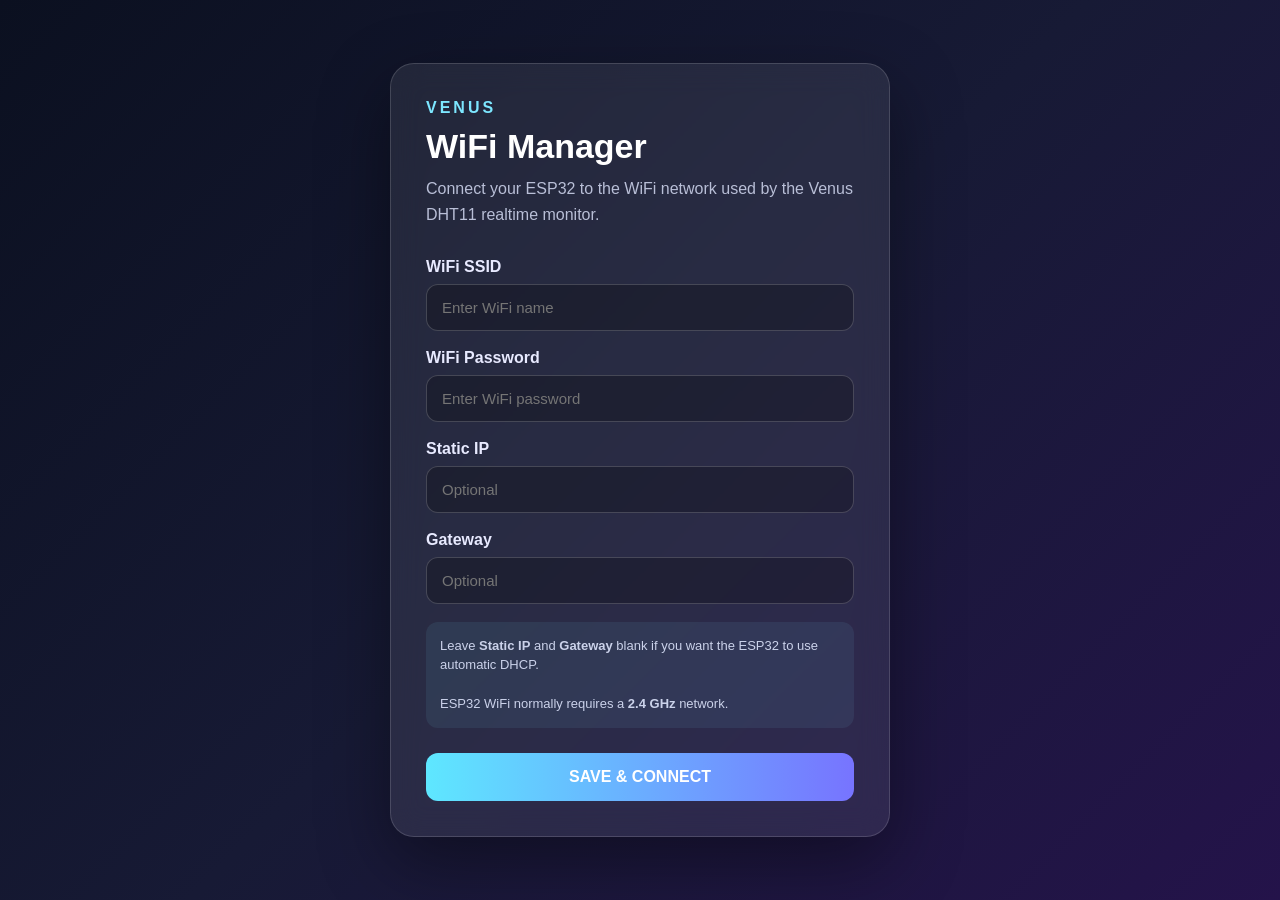
<file: wifimanager.html>
<!DOCTYPE html>
<html lang="en">

<head>

    <meta charset="UTF-8">

    <meta
        name="viewport"
        content="width=device-width, initial-scale=1.0"
    >

    <title>
        Venus | WiFi Manager
    </title>


    <style>

        * {
            box-sizing: border-box;
        }


        body {

            margin: 0;

            min-height: 100vh;

            font-family:
                Arial,
                Helvetica,
                sans-serif;

            background:
                linear-gradient(
                    135deg,
                    #0b1020,
                    #171a35,
                    #24134a
                );

            color: white;

            display: flex;

            align-items: center;

            justify-content: center;

            padding: 25px;

        }


        .card {

            width: 100%;

            max-width: 500px;

            background:
                rgba(255,255,255,0.08);

            border:
                1px solid
                rgba(255,255,255,0.15);

            border-radius: 24px;

            padding: 35px;

            box-shadow:
                0 25px 70px
                rgba(0,0,0,0.4);

            backdrop-filter:
                blur(15px);

        }


        .brand {

            font-size: 16px;

            font-weight: bold;

            letter-spacing: 3px;

            color: #7de7ff;

            margin-bottom: 10px;

        }


        h1 {

            margin:
                0 0 10px;

            font-size: 34px;

        }


        .subtitle {

            color: #b9bfd7;

            line-height: 1.6;

            margin-bottom: 30px;

        }


        label {

            display: block;

            margin:
                18px 0 8px;

            font-weight: bold;

            color: #e8eaff;

        }


        input {

            width: 100%;

            padding:
                14px 15px;

            border-radius: 12px;

            border:
                1px solid
                rgba(255,255,255,0.18);

            background:
                rgba(0,0,0,0.25);

            color: white;

            outline: none;

            font-size: 15px;

        }


        input:focus {

            border-color:
                #7de7ff;

        }


        .note {

            margin-top: 18px;

            padding: 14px;

            border-radius: 12px;

            background:
                rgba(125,231,255,0.08);

            color: #cbd2ea;

            font-size: 13px;

            line-height: 1.5;

        }


        button {

            width: 100%;

            margin-top: 25px;

            padding: 15px;

            border: 0;

            border-radius: 12px;

            background:
                linear-gradient(
                    90deg,
                    #5ee7ff,
                    #7774ff
                );

            color: white;

            font-size: 16px;

            font-weight: bold;

            cursor: pointer;

        }


        button:hover {

            opacity: 0.9;

        }


    </style>

</head>


<body>


    <div class="card">


        <div class="brand">
            VENUS
        </div>


        <h1>
            WiFi Manager
        </h1>


        <div class="subtitle">

            Connect your ESP32 to the WiFi
            network used by the Venus
            DHT11 realtime monitor.

        </div>


        <form
            method="POST"
            action="/save"
        >


            <label for="ssid">
                WiFi SSID
            </label>

            <input
                type="text"
                id="ssid"
                name="ssid"
                placeholder="Enter WiFi name"
                required
            >


            <label for="password">
                WiFi Password
            </label>

            <input
                type="password"
                id="password"
                name="password"
                placeholder="Enter WiFi password"
            >


            <label for="ip">
                Static IP
            </label>

            <input
                type="text"
                id="ip"
                name="ip"
                placeholder="Optional"
            >


            <label for="gateway">
                Gateway
            </label>

            <input
                type="text"
                id="gateway"
                name="gateway"
                placeholder="Optional"
            >


            <div class="note">

                Leave <b>Static IP</b> and
                <b>Gateway</b> blank if you want
                the ESP32 to use automatic DHCP.

                <br><br>

                ESP32 WiFi normally requires
                a <b>2.4 GHz</b> network.

            </div>


            <button type="submit">
                SAVE & CONNECT
            </button>


        </form>


    </div>


</body>

</html>
</file>
